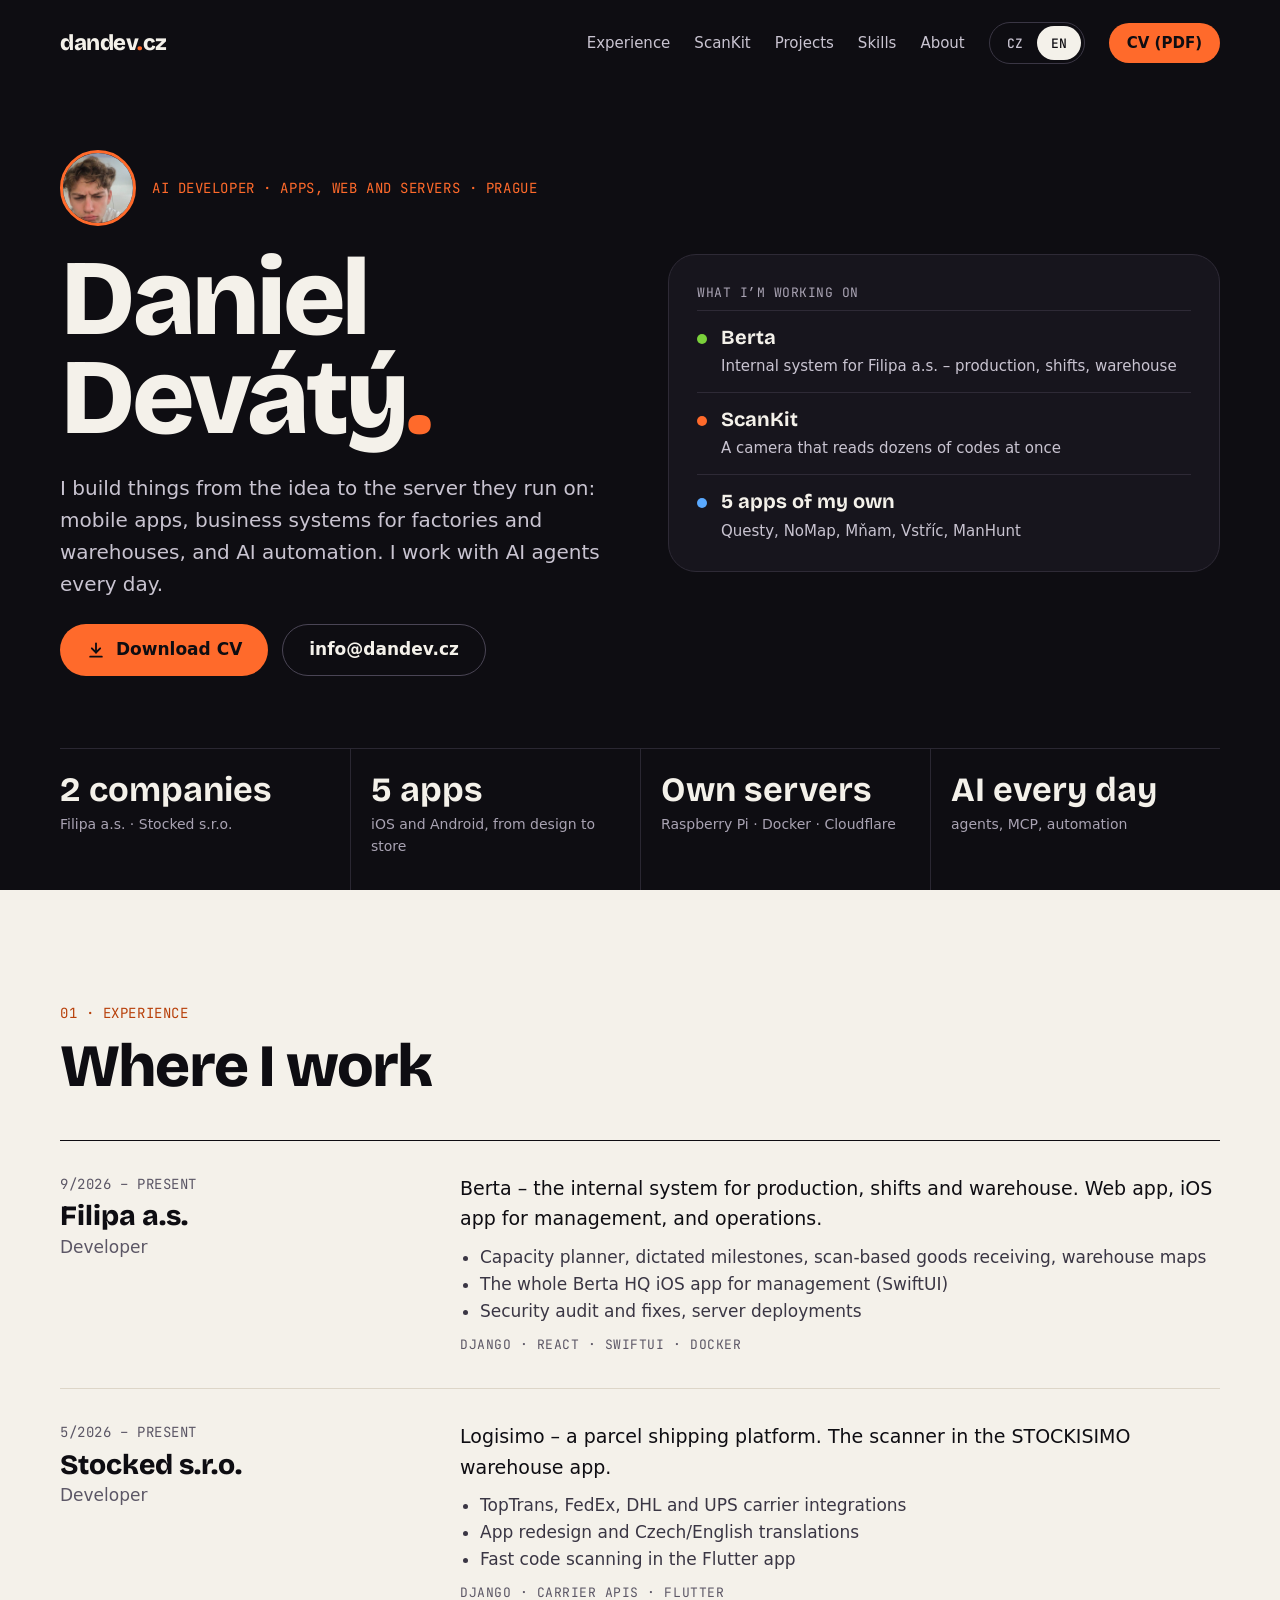
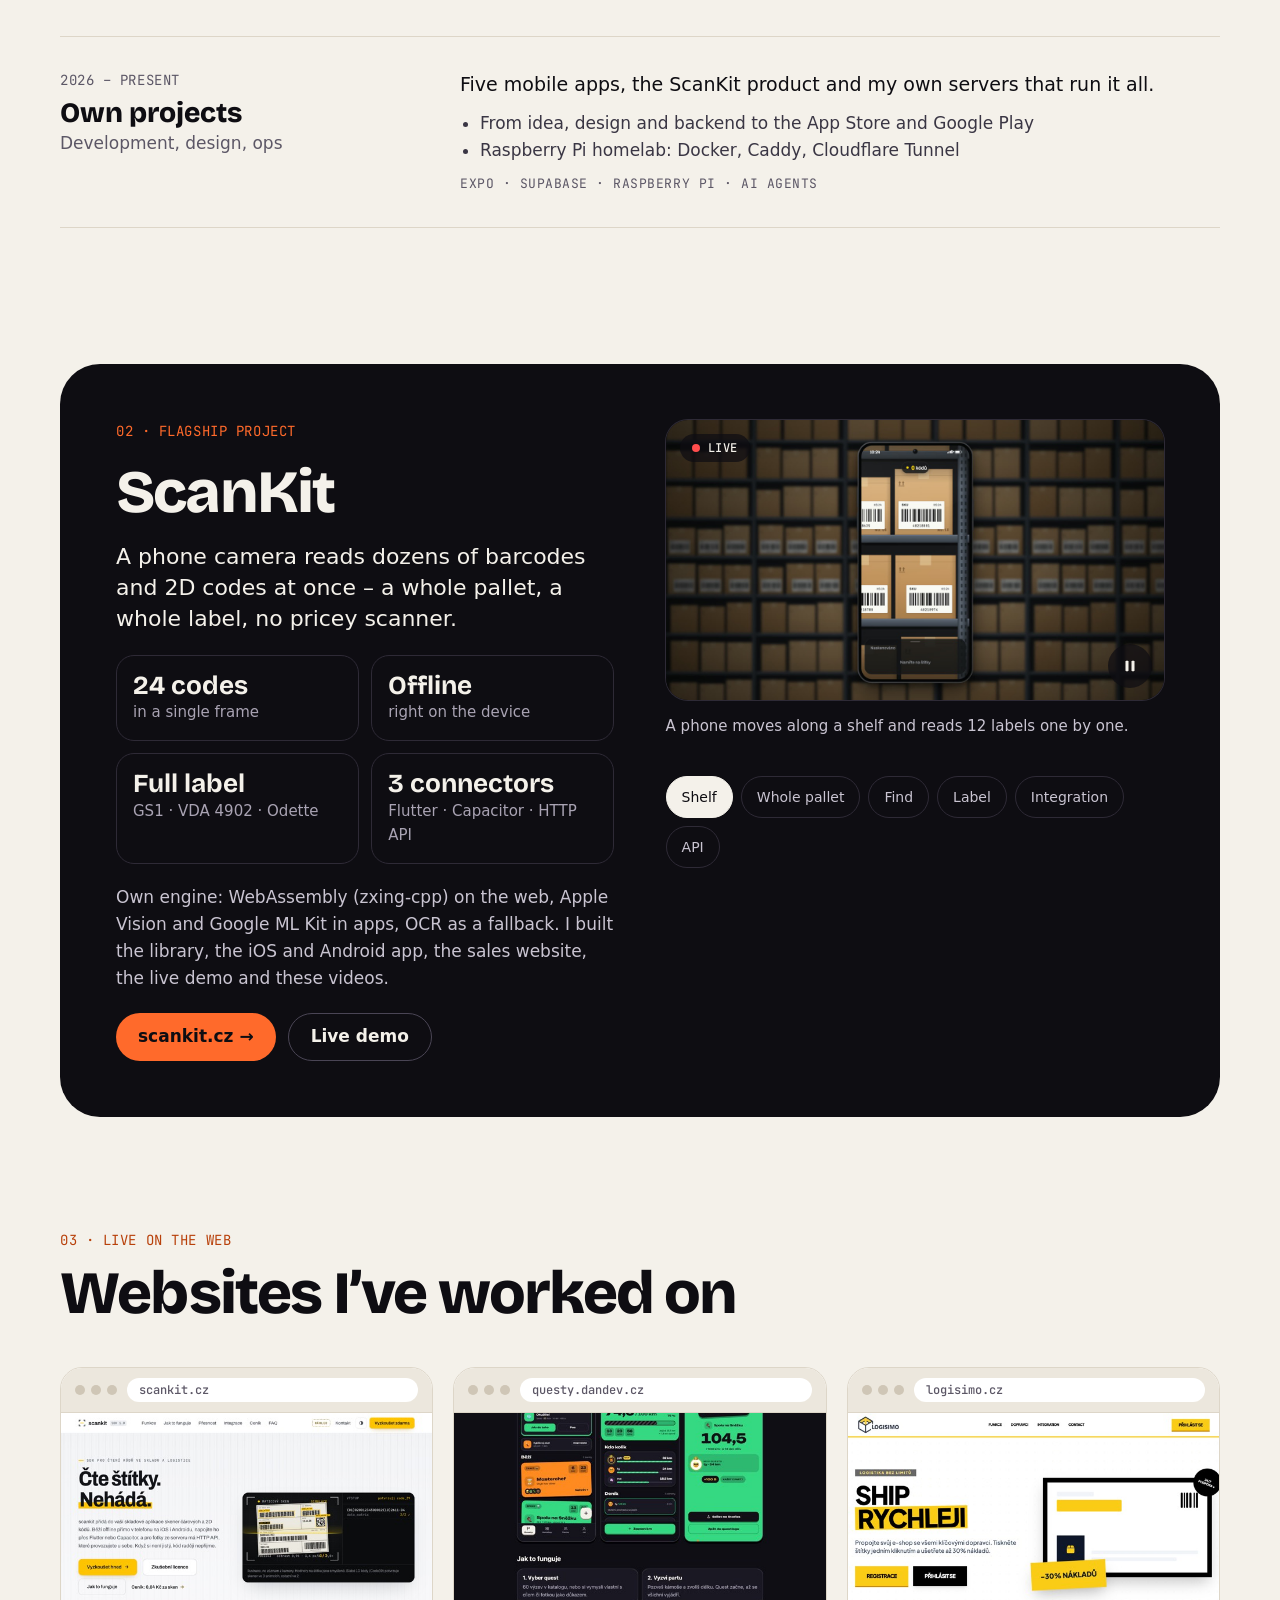
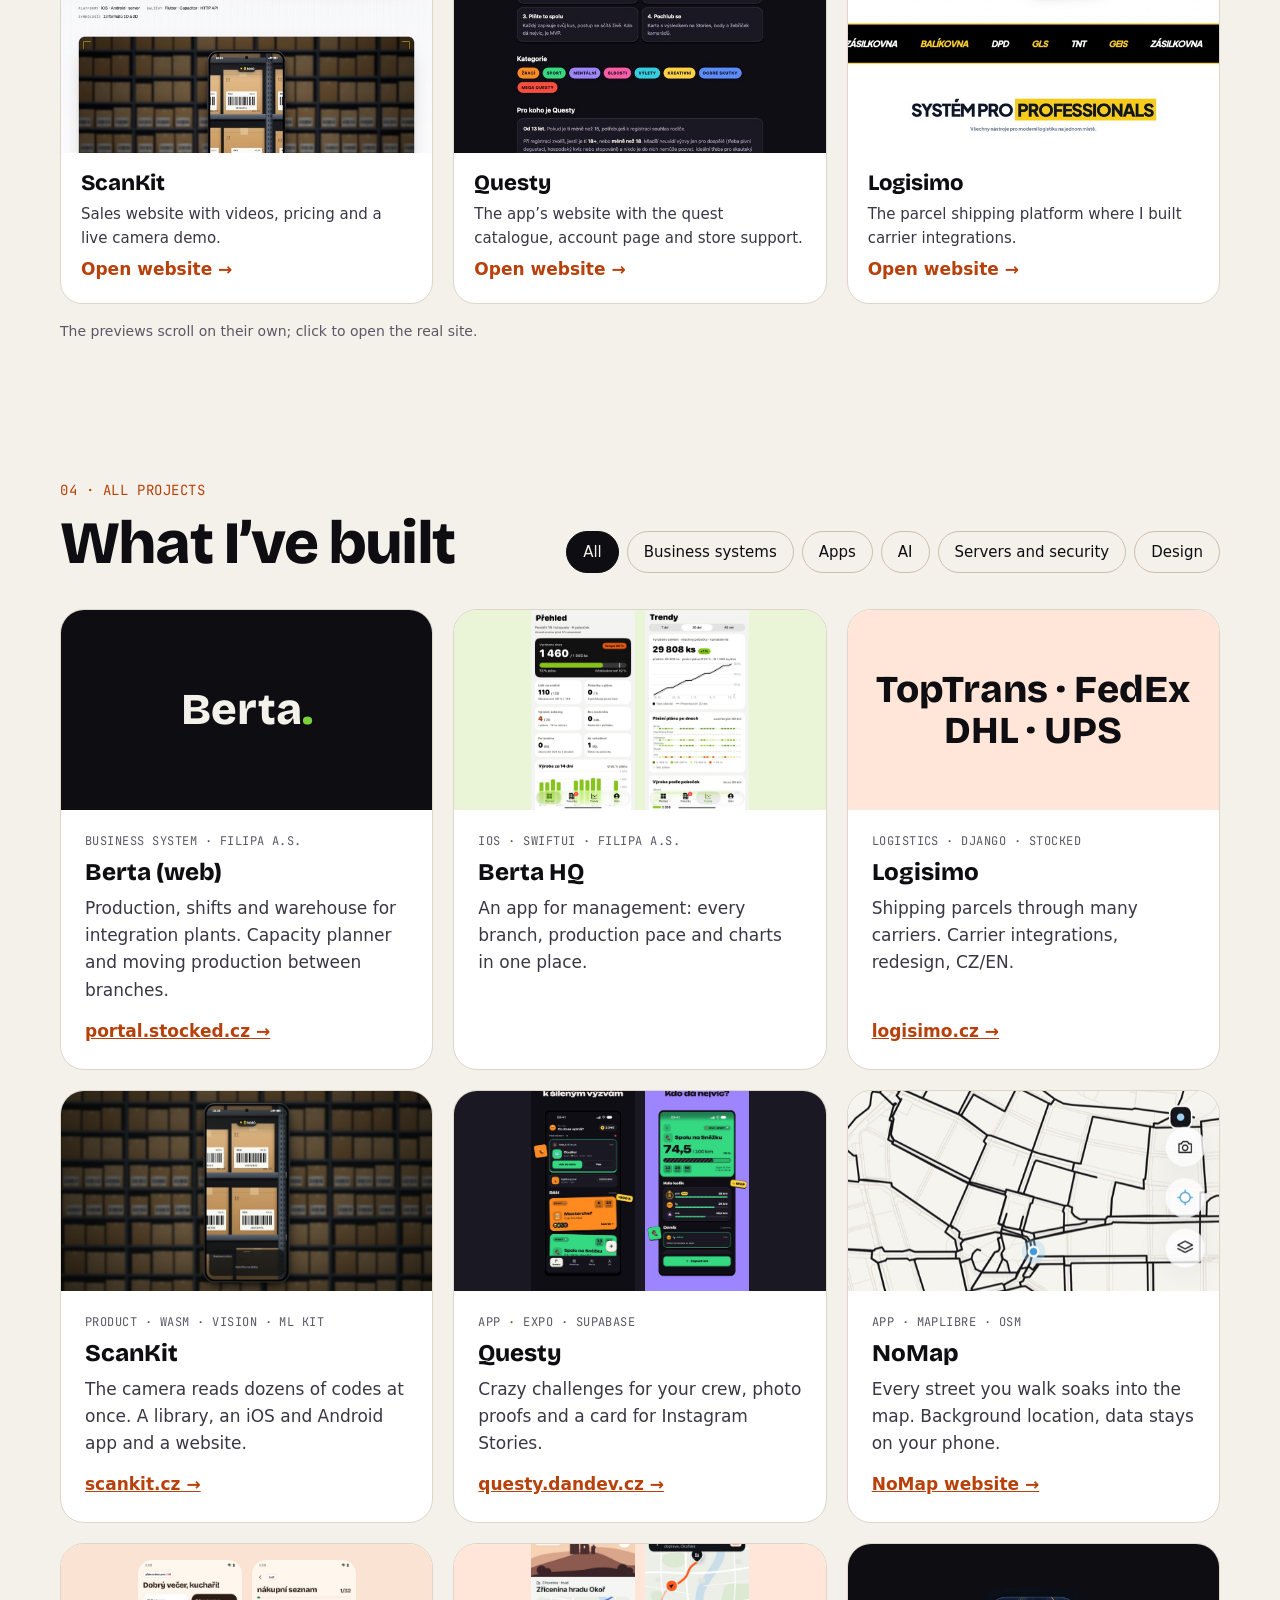
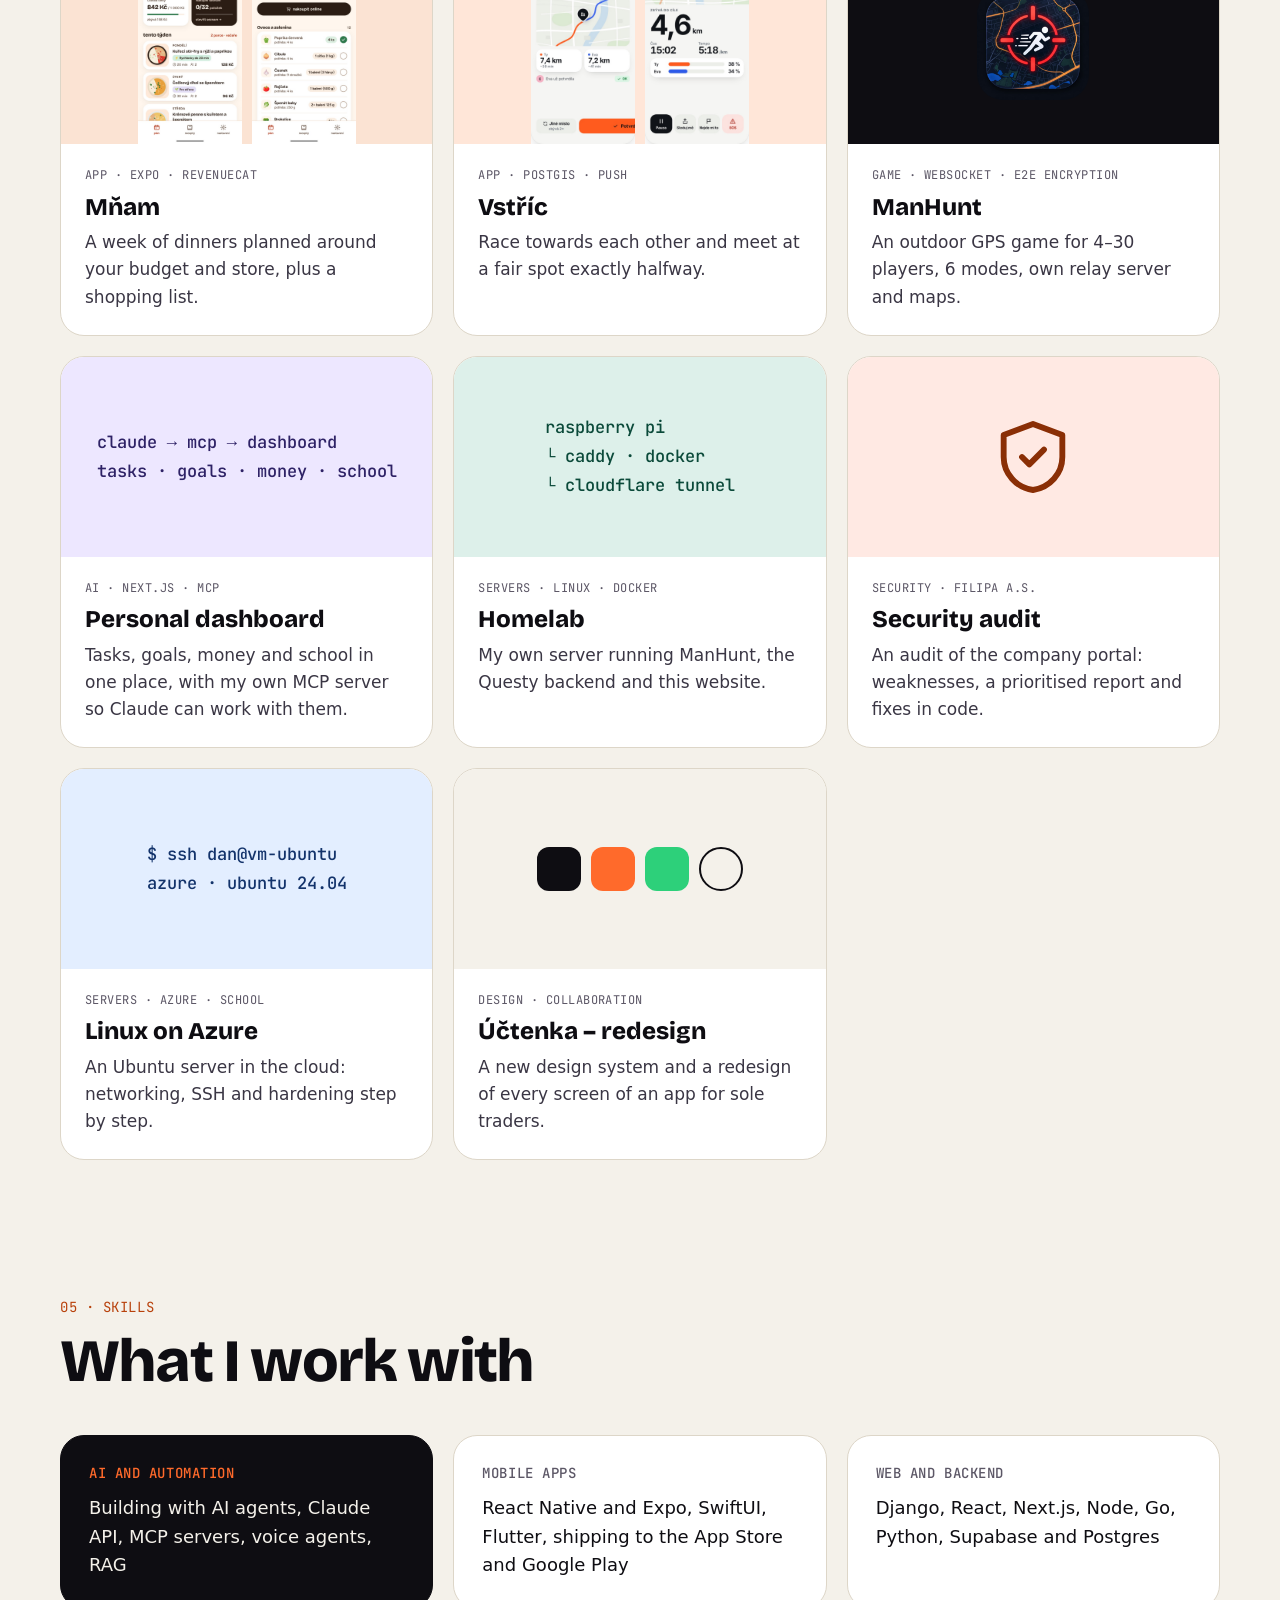
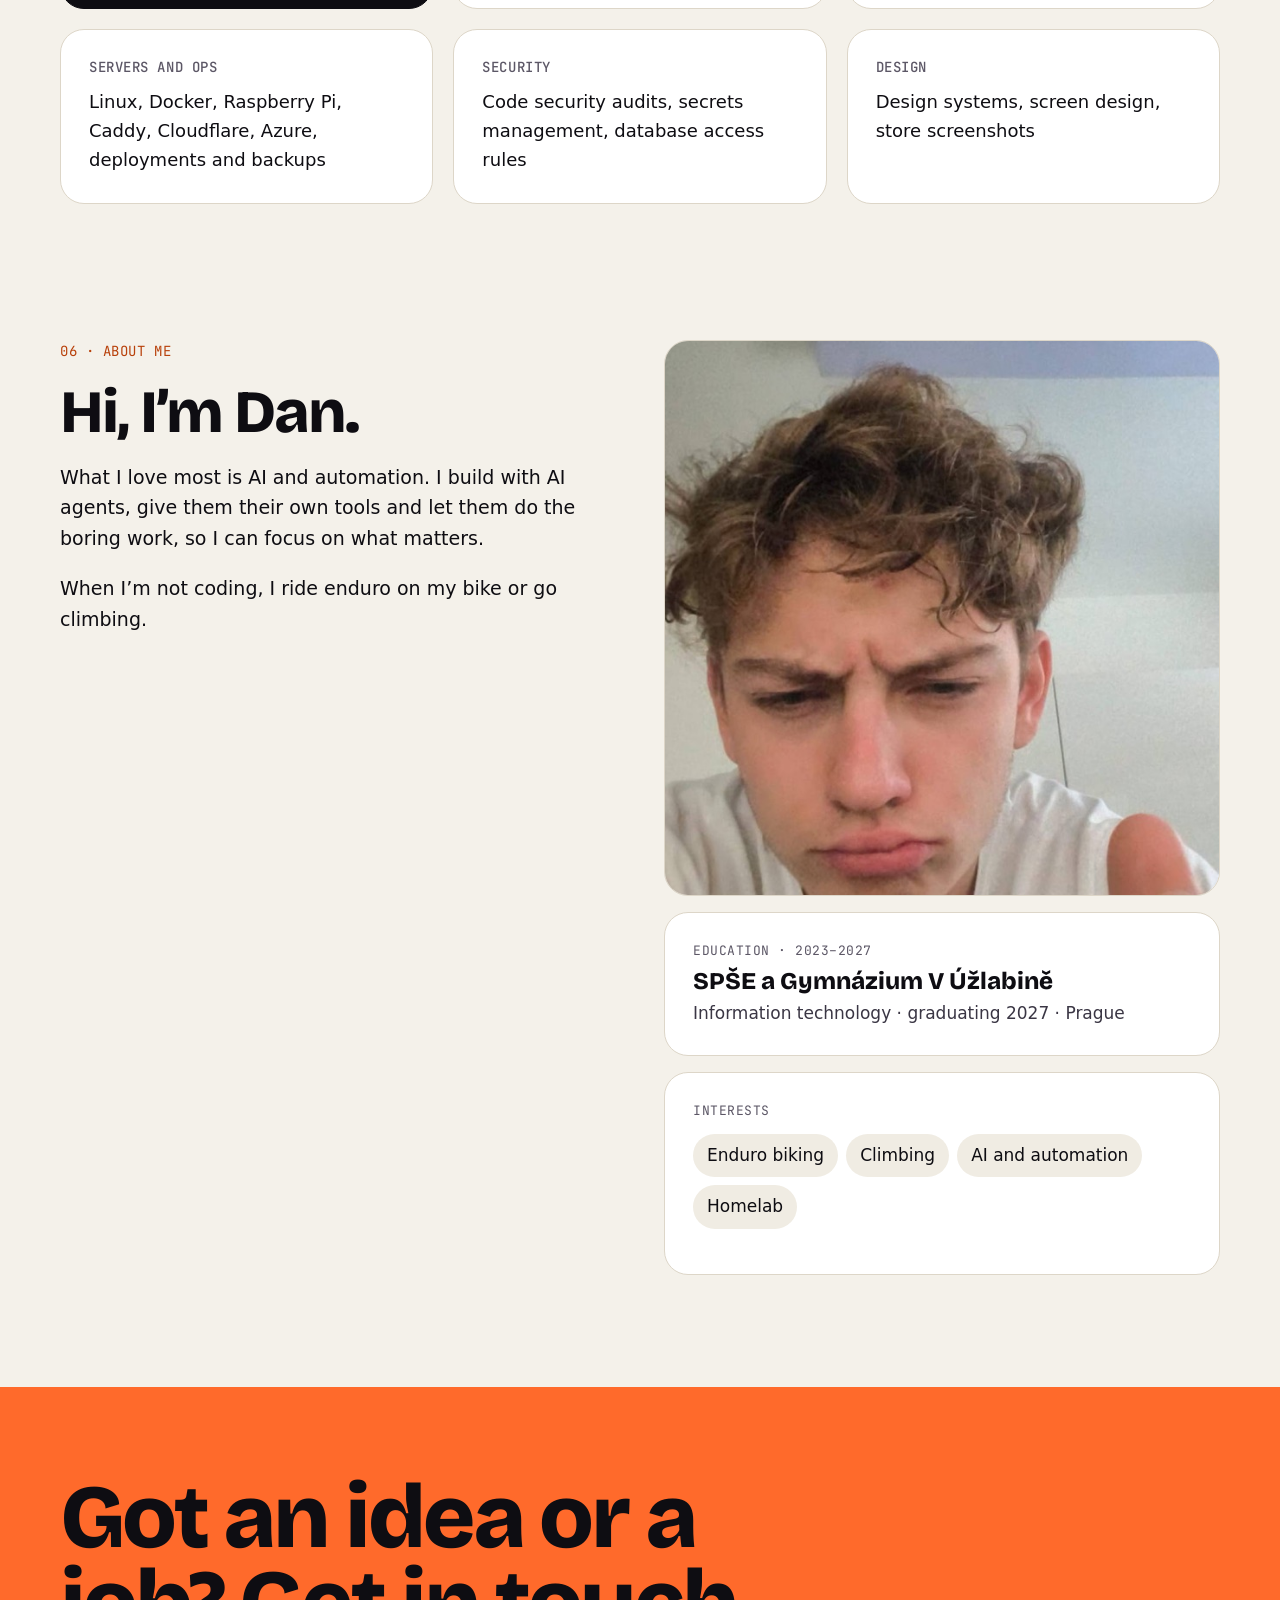
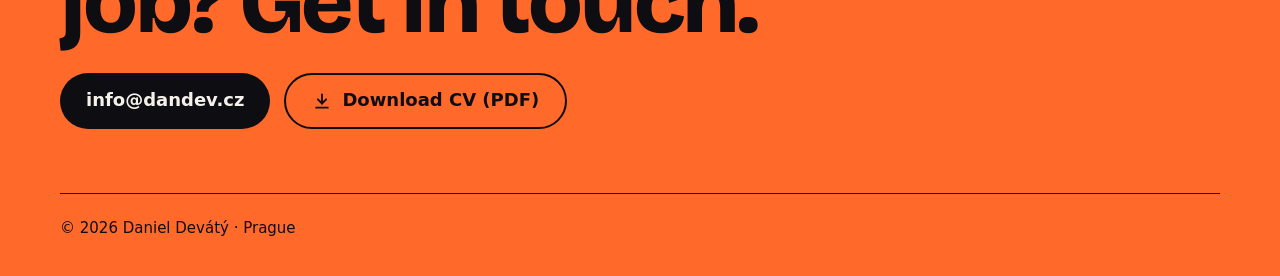
<file: index.html>
<!doctype html>
<html lang="cs" data-lang="cs">
<head>
<meta charset="utf-8">
<meta name="viewport" content="width=device-width, initial-scale=1">
<title>Daniel Devátý – vývojář aplikací, systémů a AI automatizací</title>
<meta name="description" content="Daniel Devátý: mobilní appky, firemní systémy, servery a AI automatizace. Zkušenosti, projekty a CV ke stažení.">
<meta property="og:title" content="Daniel Devátý – portfolio a CV">
<meta property="og:description" content="Mobilní appky, firemní systémy, servery a AI automatizace. Projekty a CV ke stažení.">
<meta property="og:url" content="https://dandev.cz/">
<meta property="og:type" content="website">
<meta property="og:image" content="https://dandev.cz/img/og.jpg">
<meta name="theme-color" content="#0E0D12">
<script>document.documentElement.classList.add("js")</script>
<link rel="icon" href="favicon.svg" type="image/svg+xml">
<link rel="preload" href="fonts/bricolage-800.ttf" as="font" type="font/ttf" crossorigin>
<style>
@font-face{font-family:"Bricolage";src:url(fonts/bricolage-800.ttf) format("truetype");font-weight:800;font-display:swap}
@font-face{font-family:"Bricolage";src:url(fonts/bricolage-700.ttf) format("truetype");font-weight:700;font-display:swap}
@font-face{font-family:"JBMono";src:url(fonts/jetbrains-mono-latin-wght-normal.woff2) format("woff2");font-weight:100 800;font-display:swap;unicode-range:U+0000-00FF,U+0131,U+0152-0153,U+02BB-02BC,U+02C6,U+02DA,U+02DC,U+2000-206F,U+2074,U+20AC,U+2122,U+2191,U+2193,U+2212,U+2215,U+2514,U+FEFF,U+FFFD}
@font-face{font-family:"JBMono";src:url(fonts/jetbrains-mono-latin-ext-wght-normal.woff2) format("woff2");font-weight:100 800;font-display:swap;unicode-range:U+0100-02AF,U+0304,U+0308,U+0329,U+1E00-1E9F,U+1EF2-1EFF,U+2020,U+20A0-20AB,U+20AD-20C0,U+2113,U+2C60-2C7F,U+A720-A7FF}
:root{--ink:#0E0D12;--ink-2:#17151D;--ink-line:#2E2A36;--paper:#F4F1EA;--card:#FFFFFF;--line:#DDD6C8;--chip:#F0ECE3;--text-2:#3A3644;--muted:#5C5766;--muted-dark:#A9A3B3;--on-dark:#C9C4D1;--accent:#FF6A2B;--accent-text:#B8410B;--display:"Bricolage","Arial Black",system-ui,sans-serif;--mono:"JBMono",ui-monospace,Menlo,monospace;--body:system-ui,-apple-system,"Segoe UI",Roboto,sans-serif}
*{box-sizing:border-box}
html{scroll-behavior:smooth;-webkit-text-size-adjust:100%}
@media (prefers-reduced-motion:reduce){html{scroll-behavior:auto}*{transition:none!important}}
body{margin:0;background:var(--paper);color:var(--ink);font:17px/1.6 var(--body)}
img{max-width:100%;height:auto;display:block}
a{color:var(--accent-text)}a:hover{color:#8A2F06}
:focus-visible{outline:3px solid var(--accent);outline-offset:3px;border-radius:6px}
html[data-lang="cs"] [lang="en"],html[data-lang="en"] [lang="cs"]{display:none!important}
.wrap{max-width:1160px;margin:0 auto}
.pad{padding-left:max(20px,env(safe-area-inset-left));padding-right:max(20px,env(safe-area-inset-right))}
.skip{position:absolute;left:-9999px;top:8px;background:var(--accent);color:var(--ink);padding:10px 16px;border-radius:999px;z-index:9;font-weight:600}
.skip:focus{left:16px}
.mono{font-family:var(--mono);letter-spacing:.04em;text-transform:uppercase}
.eyebrow{margin:0 0 12px;font-size:14px;color:var(--accent-text)}
.h2{margin:0;font:800 clamp(38px,5vw,60px)/1 var(--display);letter-spacing:-.03em;text-wrap:balance}
.btn{display:inline-flex;align-items:center;justify-content:center;gap:10px;min-height:52px;padding:0 26px;border-radius:999px;text-decoration:none;font-weight:600;font-size:17px;transition:transform .15s ease,background-color .15s ease}
.btn:hover{transform:translateY(-2px)}
.btn svg{width:20px;height:20px;flex:none}
.btn-accent{background:var(--accent);color:var(--ink)}.btn-accent:hover{color:var(--ink);background:#FF7D45}
.btn-ghost{border:1.5px solid #4A4555;color:var(--paper)}.btn-ghost:hover{color:var(--paper);border-color:var(--paper)}
.btn-ink{background:var(--ink);color:var(--paper);min-height:56px;font-size:18px}.btn-ink:hover{color:var(--paper)}
.btn-line{border:2px solid var(--ink);color:var(--ink);min-height:56px;font-size:18px}.btn-line:hover{color:var(--ink);background:rgba(14,13,18,.06)}
.grid2{display:grid;grid-template-columns:repeat(auto-fit,minmax(min(100%,440px),1fr));gap:56px;align-items:center}

/* header */
.top{background:var(--ink);color:var(--paper)}
.nav{display:flex;flex-wrap:wrap;align-items:center;justify-content:space-between;gap:12px 16px;padding:22px 0}
.logo{color:var(--paper);text-decoration:none;font:800 22px var(--display);letter-spacing:-.02em}
.logo span{color:var(--accent)}.logo:hover{color:var(--paper)}
.nav-links{display:flex;flex-wrap:wrap;align-items:center;gap:8px 24px;font-size:15px}
.nav-links>a{color:var(--on-dark);text-decoration:none;padding:6px 0}.nav-links>a:hover{color:var(--paper)}
.nav .cv{display:inline-flex;align-items:center;min-height:40px;padding:0 18px;border-radius:999px;background:var(--accent);color:var(--ink);text-decoration:none;font-weight:600}
.nav .cv:hover{color:var(--ink);background:#FF7D45}
.lang{display:flex;border:1px solid #3A3644;border-radius:999px;padding:3px;font:500 13px var(--mono)}
.lang button{border:0;border-radius:999px;padding:0 12px;min-height:34px;min-width:44px;background:transparent;color:var(--on-dark);font:inherit;cursor:pointer}
.lang button[aria-pressed="true"]{background:var(--paper);color:var(--ink)}
@media (max-width:820px){.nav-links>a.sec-link{display:none}}
.hero{padding:64px 0 72px}
.hero-copy{display:flex;flex-direction:column;gap:24px}
.hero-copy .mono{margin:0;font-size:14px;color:var(--accent)}
.hero h1{margin:0;font:800 clamp(60px,8.4vw,116px)/.92 var(--display);letter-spacing:-.04em}
.hero h1 span{color:var(--accent)}
.hero-copy>p:not(.mono){margin:0;max-width:32em;font-size:clamp(18px,2vw,20px);color:var(--on-dark)}
.ctas{display:flex;flex-wrap:wrap;gap:14px}
.now{padding:28px;background:var(--ink-2);border:1px solid var(--ink-line);border-radius:28px}
.now>p{margin:0 0 6px;font-size:13px;color:var(--muted-dark)}
.now ul{list-style:none;margin:0;padding:0}
.now li{display:flex;gap:14px;align-items:flex-start;padding:14px 0;border-top:1px solid var(--ink-line)}
.now li:last-child{padding-bottom:0}
.dot{width:10px;height:10px;margin-top:9px;border-radius:50%;flex:none;animation:pulse 2.4s ease-in-out infinite}
.dot.g{background:#7BD13B}.dot.o{background:var(--accent);animation-delay:.6s}.dot.b{background:#5AA9FF;animation-delay:1.2s}
@keyframes pulse{0%,100%{box-shadow:0 0 0 0 rgba(255,255,255,.18)}50%{box-shadow:0 0 0 6px rgba(255,255,255,0)}}
.now b{font:700 20px var(--display)}
.now li p{margin:2px 0 0;font-size:15px;color:var(--on-dark)}
.stats{display:grid;grid-template-columns:repeat(auto-fit,minmax(min(100%,220px),1fr));border-top:1px solid #2A2732}
.stats div{padding:24px 20px 32px 0}
.stats b{display:block;font:700 34px/1 var(--display)}
.stats span{display:block;margin-top:6px;font-size:14px;color:var(--muted-dark)}
@media (min-width:980px){.stats div+div{padding-left:20px;border-left:1px solid #2A2732}}

/* sections */
section{scroll-margin-top:16px}
.sec{padding:112px 0 24px}
.sec-head{margin-bottom:44px}

.jobs{border-top:1.5px solid var(--ink)}
.job{display:grid;grid-template-columns:repeat(auto-fit,minmax(min(100%,240px),1fr));gap:12px 40px;padding:32px 0;border-bottom:1px solid var(--line)}
.job .when{margin:0;font-size:14px;color:var(--muted)}
.job h3{margin:6px 0 0;font:800 28px/1.1 var(--display)}
.job .role{margin:2px 0 0;color:var(--muted)}
.job-body{display:flex;flex-direction:column;gap:10px}
@media (min-width:760px){.job-body{grid-column:span 2}}
.job-body .sum{margin:0;font-size:19px;font-weight:500}
.job-body ul{margin:0;padding-left:20px;color:var(--text-2)}
.job-body .stack{margin:0;font-size:13px;color:var(--muted)}

.proj-head{display:flex;flex-wrap:wrap;align-items:flex-end;justify-content:space-between;gap:24px;margin-bottom:36px}
.filters{display:flex;flex-wrap:wrap;gap:8px}
.filters button{min-height:42px;padding:0 16px;border-radius:999px;border:1.5px solid #C9C0B0;background:transparent;color:var(--ink);font:500 15px var(--body);cursor:pointer;transition:background-color .15s,border-color .15s}
.filters button:hover{border-color:var(--ink)}
.filters button[aria-pressed="true"]{background:var(--ink);border-color:var(--ink);color:var(--paper)}
.projects{display:grid;grid-template-columns:repeat(auto-fill,minmax(min(100%,330px),1fr));gap:20px}
.p{display:flex;flex-direction:column;background:var(--card);border:1px solid var(--line);border-radius:24px;overflow:hidden;transition:transform .2s ease,box-shadow .2s ease}
.p:hover{transform:translateY(-4px);box-shadow:0 14px 30px -18px rgba(14,13,18,.45)}
.p[hidden]{display:none}
.thumb{height:200px;display:flex;align-items:center;justify-content:center;padding:24px;overflow:hidden}
.thumb.phones{align-items:flex-end;gap:10px;padding-bottom:0}
.thumb.phones img{width:104px;border-radius:14px 14px 0 0;transition:transform .3s ease}
.p:hover .thumb.phones img:first-child{transform:translateY(-6px) rotate(-2deg)}
.p:hover .thumb.phones img:last-child{transform:translateY(-6px) rotate(2deg)}
.thumb.cover{padding:0}.thumb.cover img{width:100%;height:100%;object-fit:cover}
.thumb .word{margin:0;font:800 44px/1 var(--display);text-align:center}
.thumb .code{margin:0;font:500 17px/1.7 var(--mono);white-space:pre}
.p-body{display:flex;flex-direction:column;gap:8px;padding:22px 24px 24px;flex:1}
.p-body .meta{margin:0;font-size:12px;color:var(--muted)}
.p-body h3{margin:0;font:800 24px/1.15 var(--display)}
.p-body p{margin:0;color:var(--text-2)}
.p-body .go{margin-top:auto;padding-top:6px;font-weight:600}

.skills{display:grid;grid-template-columns:repeat(auto-fit,minmax(min(100%,330px),1fr));gap:20px}
.skill{padding:28px;background:var(--card);border:1px solid var(--line);border-radius:24px}
.skill.dark{background:var(--ink);color:var(--paper);border-color:var(--ink)}
.skill h3{margin:0 0 12px;font:500 14px var(--mono);letter-spacing:.04em;text-transform:uppercase;color:var(--muted)}
.skill.dark h3{color:var(--accent)}
.skill p{margin:0;font-size:18px}

.about{display:grid;grid-template-columns:repeat(auto-fit,minmax(min(100%,400px),1fr));gap:48px}
.about-copy{display:flex;flex-direction:column;gap:20px}
.about-copy p.big{margin:0;font-size:19px}
.side{display:flex;flex-direction:column;gap:16px}
.box{padding:28px;background:var(--card);border:1px solid var(--line);border-radius:24px}
.box .mono{margin:0;font-size:13px;color:var(--muted)}
.box h3{margin:6px 0 4px;font:800 24px/1.2 var(--display)}
.box p{margin:0;color:var(--text-2)}
.chips{display:flex;flex-wrap:wrap;gap:8px;margin-top:12px;padding:0;list-style:none}
.chips li{padding:8px 14px;border-radius:999px;background:var(--chip)}

/* hero photo */
.me{display:flex;align-items:center;gap:16px}
.me img{width:76px;height:76px;border-radius:50%;object-fit:cover;border:3px solid var(--accent);flex:none}
.me .mono{margin:0}

/* ScanKit showcase */
.showcase{margin:112px 0 0;padding:clamp(24px,5vw,56px);background:var(--ink);color:var(--paper);border-radius:40px}
.showcase .eyebrow{color:var(--accent)}
.showcase .grid2{align-items:start;gap:clamp(28px,4vw,56px)}
.sk-copy{display:flex;flex-direction:column;gap:20px}
.sk-copy .lead{margin:0;font-size:clamp(19px,2vw,22px);line-height:1.4;font-weight:500}
.facts{display:grid;grid-template-columns:repeat(2,minmax(0,1fr));gap:12px;margin:0;padding:0;list-style:none}
.facts li{padding:16px;border:1px solid var(--ink-line);border-radius:18px;font-size:15px;color:var(--muted-dark)}
.facts b{display:block;font:700 26px/1.1 var(--display);color:var(--paper)}
.sk-links{display:flex;flex-wrap:wrap;gap:12px}
.sk-links a{display:inline-flex;align-items:center;min-height:48px;padding:0 22px;border-radius:999px;text-decoration:none;font-weight:600}
.sk-links .primary{background:var(--accent);color:var(--ink)}.sk-links .primary:hover{color:var(--ink);background:#FF7D45}
.sk-links .secondary{border:1.5px solid #4A4555;color:var(--paper)}.sk-links .secondary:hover{color:var(--paper);border-color:var(--paper)}
.player{display:flex;flex-direction:column;gap:14px}
.screen{position:relative;border-radius:22px;overflow:hidden;background:#0b0c0e;aspect-ratio:16/9;box-shadow:0 0 0 1px var(--ink-line)}
.screen video{display:block;width:100%;height:100%;object-fit:cover}
.screen .badge{position:absolute;left:14px;top:14px;display:inline-flex;align-items:center;gap:8px;padding:6px 12px;border-radius:999px;background:rgba(14,13,18,.72);font:500 12px var(--mono);letter-spacing:.04em;color:var(--paper)}
.screen .badge i{width:8px;height:8px;border-radius:50%;background:#FF4D4D;animation:pulse 1.6s ease-in-out infinite}
.toggle{position:absolute;right:12px;bottom:12px;width:44px;height:44px;border-radius:50%;border:0;background:rgba(14,13,18,.72);color:var(--paper);display:grid;place-items:center;cursor:pointer}
.toggle svg{width:18px;height:18px}
.caption{margin:0;min-height:3.2em;font-size:15px;color:var(--on-dark)}
.tabs{display:flex;flex-wrap:wrap;gap:8px}
.tabs button{min-height:42px;padding:0 15px;border-radius:999px;border:1.5px solid var(--ink-line);background:transparent;color:var(--on-dark);font:500 14px var(--body);cursor:pointer;transition:background-color .15s,border-color .15s,color .15s}
.tabs button:hover{border-color:var(--muted-dark);color:var(--paper)}
.tabs button[aria-pressed="true"]{background:var(--paper);border-color:var(--paper);color:var(--ink)}

/* live previews */
.lives{display:grid;grid-template-columns:repeat(auto-fit,minmax(min(100%,320px),1fr));gap:20px}
.live{display:flex;flex-direction:column;text-decoration:none;color:var(--ink);background:var(--card);border:1px solid var(--line);border-radius:22px;overflow:hidden;transition:transform .2s ease,box-shadow .2s ease}
.live:hover{color:var(--ink);transform:translateY(-4px);box-shadow:0 18px 36px -22px rgba(14,13,18,.5)}
.bar{display:flex;align-items:center;gap:10px;padding:10px 14px;background:#ECE7DD;border-bottom:1px solid var(--line)}
.bar .dots{display:flex;gap:6px}.bar .dots span{width:10px;height:10px;border-radius:50%;background:#CFC6B6}
.bar .url{flex:1;min-width:0;padding:4px 12px;border-radius:999px;background:#FFFFFF;font:500 12px var(--mono);color:var(--muted);white-space:nowrap;overflow:hidden;text-overflow:ellipsis}
.view{position:relative;height:340px;overflow:hidden;background:#fff}
.view img{width:100%;height:auto;animation:scrollsite 16s ease-in-out infinite alternate;animation-play-state:paused}
.live.vis .view img{animation-play-state:running}
.live:hover .view img,.live:focus-visible .view img{animation-duration:7s}
@keyframes scrollsite{0%,12%{transform:translateY(0)}88%,100%{transform:translateY(calc(-100% + 340px))}}
.live-body{display:flex;flex-direction:column;gap:6px;padding:18px 20px 20px}
.live-body h3{margin:0;font:800 22px/1.15 var(--display)}
.live-body p{margin:0;color:var(--text-2);font-size:15px}
.live-body .go{font-weight:600;color:var(--accent-text)}
.note{margin:16px 0 0;font-size:14px;color:var(--muted)}

/* about photo */
.photo{border-radius:24px;overflow:hidden;border:1px solid var(--line);background:var(--card)}
.photo img{width:100%;aspect-ratio:1;object-fit:cover}

/* reveal on scroll */
.js .reveal{opacity:0;transform:translateY(24px);transition:opacity .6s ease,transform .6s ease}
.js .reveal.in{opacity:1;transform:none}
@media (prefers-reduced-motion:reduce){.js .reveal{opacity:1;transform:none}.view img{animation:none}}

.end{background:var(--accent);color:var(--ink);padding:88px 0 36px}
.end h2{margin:0;max-width:12em;font:800 clamp(44px,7vw,92px)/.95 var(--display);letter-spacing:-.035em;text-wrap:balance}
.end .ctas{margin-top:28px}
.end small{display:block;margin-top:64px;padding-top:22px;border-top:1.5px solid var(--ink);font-size:15px}
</style>
</head>
<body>
<a class="skip" href="#obsah"><span lang="cs">Přeskočit na obsah</span><span lang="en">Skip to content</span></a>

<header class="top pad">
<div class="wrap">
<nav class="nav" aria-label="Menu">
<a class="logo" href="#top">dandev<span>.</span>cz</a>
<div class="nav-links">
<a class="sec-link" href="#zkusenosti"><span lang="cs">Zkušenosti</span><span lang="en">Experience</span></a>
<a class="sec-link" href="#scankit">ScanKit</a>
<a class="sec-link" href="#projekty"><span lang="cs">Projekty</span><span lang="en">Projects</span></a>
<a class="sec-link" href="#dovednosti"><span lang="cs">Dovednosti</span><span lang="en">Skills</span></a>
<a class="sec-link" href="#omne"><span lang="cs">O mně</span><span lang="en">About</span></a>
<div class="lang" role="group" aria-label="Jazyk / Language">
<button type="button" data-set-lang="cs" aria-pressed="true">CZ</button>
<button type="button" data-set-lang="en" aria-pressed="false">EN</button>
</div>
<a class="cv" href="cv-daniel-devaty.pdf" download lang="cs">CV (PDF)</a>
<a class="cv" href="cv-daniel-devaty-en.pdf" download lang="en">CV (PDF)</a>
</div>
</nav>

<div id="top" class="hero grid2">
<div class="hero-copy">
<div class="me">
<img src="img/dan.jpg" alt="Daniel Devátý" width="640" height="640">
<p class="mono"><span lang="cs">AI developer · aplikace, weby a servery · Praha</span><span lang="en">AI developer · apps, web and servers · Prague</span></p>
</div>
<h1>Daniel<br>Devátý<span>.</span></h1>
<p lang="cs">Stavím věci od nápadu po server, na kterém běží: mobilní appky, firemní systémy pro výrobu a sklady a AI automatizace. Denně vyvíjím s AI agenty.</p>
<p lang="en">I build things from the idea to the server they run on: mobile apps, business systems for factories and warehouses, and AI automation. I work with AI agents every day.</p>
<div class="ctas">
<a class="btn btn-accent" href="cv-daniel-devaty.pdf" download lang="cs"><svg viewBox="0 0 24 24" fill="none" stroke="currentColor" stroke-width="2.2" stroke-linecap="round" stroke-linejoin="round" aria-hidden="true"><path d="M12 4v11"/><path d="m7 10 5 5 5-5"/><path d="M5 20h14"/></svg>Stáhnout CV</a>
<a class="btn btn-accent" href="cv-daniel-devaty-en.pdf" download lang="en"><svg viewBox="0 0 24 24" fill="none" stroke="currentColor" stroke-width="2.2" stroke-linecap="round" stroke-linejoin="round" aria-hidden="true"><path d="M12 4v11"/><path d="m7 10 5 5 5-5"/><path d="M5 20h14"/></svg>Download CV</a>
<a class="btn btn-ghost" href="mailto:info@dandev.cz">info@dandev.cz</a>
</div>
</div>

<div class="now">
<p class="mono"><span lang="cs">Na čem právě dělám</span><span lang="en">What I’m working on</span></p>
<ul>
<li><span class="dot g" aria-hidden="true"></span><div><b>Berta</b><p lang="cs">Interní systém Filipa a.s. – výroba, směny, sklad</p><p lang="en">Internal system for Filipa a.s. – production, shifts, warehouse</p></div></li>
<li><span class="dot o" aria-hidden="true"></span><div><b>ScanKit</b><p lang="cs">Kamera, která přečte desítky kódů naráz</p><p lang="en">A camera that reads dozens of codes at once</p></div></li>
<li><span class="dot b" aria-hidden="true"></span><div><b lang="cs">5 vlastních appek</b><b lang="en">5 apps of my own</b><p>Questy, NoMap, Mňam, Vstříc, ManHunt</p></div></li>
</ul>
</div>
</div>

<div class="stats">
<div><b lang="cs">2 firmy</b><b lang="en">2 companies</b><span>Filipa a.s. · Stocked s.r.o.</span></div>
<div><b lang="cs">5 appek</b><b lang="en">5 apps</b><span lang="cs">iOS a Android, od designu po obchod</span><span lang="en">iOS and Android, from design to store</span></div>
<div><b lang="cs">Vlastní servery</b><b lang="en">Own servers</b><span>Raspberry Pi · Docker · Cloudflare</span></div>
<div><b lang="cs">AI každý den</b><b lang="en">AI every day</b><span lang="cs">agenti, MCP, automatizace</span><span lang="en">agents, MCP, automation</span></div>
</div>
</div>
</header>

<main id="obsah" class="pad">
<div class="wrap">

<section id="zkusenosti" class="sec">
<div class="sec-head">
<p class="mono eyebrow"><span lang="cs">01 · Zkušenosti</span><span lang="en">01 · Experience</span></p>
<h2 class="h2"><span lang="cs">Kde pracuju</span><span lang="en">Where I work</span></h2>
</div>
<div class="jobs">
<article class="job">
<div><p class="mono when"><span lang="cs">9/2026 – dosud</span><span lang="en">9/2026 – present</span></p><h3>Filipa a.s.</h3><p class="role"><span lang="cs">Vývojář</span><span lang="en">Developer</span></p></div>
<div class="job-body">
<p class="sum" lang="cs">Berta – interní systém pro výrobu, směny a sklad. Web, iOS appka pro vedení a provoz.</p>
<p class="sum" lang="en">Berta – the internal system for production, shifts and warehouse. Web app, iOS app for management, and operations.</p>
<ul lang="cs"><li>Plánovač kapacit, milníky s diktováním, příjem zboží se skenem, mapy skladu</li><li>Celá iOS appka Berta HQ pro vedení (SwiftUI)</li><li>Bezpečnostní audit a opravy, nasazení na servery</li></ul>
<ul lang="en"><li>Capacity planner, dictated milestones, scan-based goods receiving, warehouse maps</li><li>The whole Berta HQ iOS app for management (SwiftUI)</li><li>Security audit and fixes, server deployments</li></ul>
<p class="mono stack">Django · React · SwiftUI · Docker</p>
</div>
</article>
<article class="job">
<div><p class="mono when"><span lang="cs">5/2026 – dosud</span><span lang="en">5/2026 – present</span></p><h3>Stocked s.r.o.</h3><p class="role"><span lang="cs">Vývojář</span><span lang="en">Developer</span></p></div>
<div class="job-body">
<p class="sum" lang="cs">Logisimo – platforma pro odesílání balíků. Skener ve skladové appce STOCKISIMO.</p>
<p class="sum" lang="en">Logisimo – a parcel shipping platform. The scanner in the STOCKISIMO warehouse app.</p>
<ul lang="cs"><li>Napojení dopravců TopTrans, FedEx, DHL a UPS</li><li>Nový vzhled aplikace a překlady CZ/EN</li><li>Rychlé skenování kódů ve Flutter appce</li></ul>
<ul lang="en"><li>TopTrans, FedEx, DHL and UPS carrier integrations</li><li>App redesign and Czech/English translations</li><li>Fast code scanning in the Flutter app</li></ul>
<p class="mono stack"><span lang="cs">Django · API dopravců · Flutter</span><span lang="en">Django · carrier APIs · Flutter</span></p>
</div>
</article>
<article class="job">
<div><p class="mono when"><span lang="cs">2026 – dosud</span><span lang="en">2026 – present</span></p><h3 lang="cs">Vlastní projekty</h3><h3 lang="en">Own projects</h3><p class="role"><span lang="cs">Vývoj, design, provoz</span><span lang="en">Development, design, ops</span></p></div>
<div class="job-body">
<p class="sum" lang="cs">Pět mobilních appek, produkt ScanKit a vlastní servery, na kterých to všechno běží.</p>
<p class="sum" lang="en">Five mobile apps, the ScanKit product and my own servers that run it all.</p>
<ul lang="cs"><li>Od nápadu, designu a backendu až po App Store a Google Play</li><li>Homelab na Raspberry Pi: Docker, Caddy, Cloudflare Tunnel</li></ul>
<ul lang="en"><li>From idea, design and backend to the App Store and Google Play</li><li>Raspberry Pi homelab: Docker, Caddy, Cloudflare Tunnel</li></ul>
<p class="mono stack">Expo · Supabase · Raspberry Pi · <span lang="cs">AI agenti</span><span lang="en">AI agents</span></p>
</div>
</article>
</div>
</section>

<section id="scankit" class="showcase reveal">
<div class="grid2">
<div class="sk-copy">
<p class="mono eyebrow" style="margin:0"><span lang="cs">02 · Hlavní projekt</span><span lang="en">02 · Flagship project</span></p>
<h2 class="h2">ScanKit</h2>
<p class="lead" lang="cs">Kamera v telefonu přečte desítky čárových a 2D kódů naráz – celou paletu, celou etiketu, bez drahé čtečky.</p>
<p class="lead" lang="en">A phone camera reads dozens of barcodes and 2D codes at once – a whole pallet, a whole label, no pricey scanner.</p>
<ul class="facts">
<li><b lang="cs">24 kódů</b><b lang="en">24 codes</b><span lang="cs">v jednom záběru</span><span lang="en">in a single frame</span></li>
<li><b>Offline</b><span lang="cs">přímo v zařízení</span><span lang="en">right on the device</span></li>
<li><b lang="cs">Celá etiketa</b><b lang="en">Full label</b><span>GS1 · VDA 4902 · Odette</span></li>
<li><b lang="cs">3 konektory</b><b lang="en">3 connectors</b><span>Flutter · Capacitor · HTTP API</span></li>
</ul>
<p style="margin:0;color:var(--on-dark)" lang="cs">Vlastní engine: WebAssembly (zxing-cpp) na webu, Apple Vision a Google ML Kit v appkách, OCR jako záloha. Postavil jsem knihovnu, appku pro iOS a Android, prodejní web, živé demo i tahle videa.</p>
<p style="margin:0;color:var(--on-dark)" lang="en">Own engine: WebAssembly (zxing-cpp) on the web, Apple Vision and Google ML Kit in apps, OCR as a fallback. I built the library, the iOS and Android app, the sales website, the live demo and these videos.</p>
<div class="sk-links">
<a class="primary" href="https://scankit.cz">scankit.cz →</a>
<a class="secondary" href="https://scankit.cz/demo.html"><span lang="cs">Živé demo</span><span lang="en">Live demo</span></a>
</div>
</div>
<div class="player">
<div class="screen">
<video id="sk-video" muted loop playsinline preload="none" poster="video/hero.jpg" width="1920" height="1080" aria-describedby="sk-caption">
<source src="video/hero.mp4" type="video/mp4">
</video>
<span class="badge" aria-hidden="true"><i></i>LIVE</span>
<button class="toggle" type="button" id="sk-toggle" aria-label="Pozastavit video / Pause video"><svg viewBox="0 0 24 24" fill="currentColor" aria-hidden="true"><rect x="6" y="5" width="4" height="14" rx="1"/><rect x="14" y="5" width="4" height="14" rx="1"/></svg></button>
</div>
<p class="caption" id="sk-caption" aria-live="polite"></p>
<div class="tabs" role="group" aria-label="Ukázky ScanKitu / ScanKit demos">
<button type="button" data-clip="hero" aria-pressed="true"><span lang="cs">Regál</span><span lang="en">Shelf</span></button>
<button type="button" data-clip="matrix" aria-pressed="false"><span lang="cs">Celá paleta</span><span lang="en">Whole pallet</span></button>
<button type="button" data-clip="find" aria-pressed="false"><span lang="cs">Hledání</span><span lang="en">Find</span></button>
<button type="button" data-clip="label" aria-pressed="false"><span lang="cs">Etiketa</span><span lang="en">Label</span></button>
<button type="button" data-clip="integrace" aria-pressed="false"><span lang="cs">Integrace</span><span lang="en">Integration</span></button>
<button type="button" data-clip="api" aria-pressed="false">API</button>
</div>
</div>
</div>
</section>

<section id="live" class="sec">
<div class="sec-head">
<p class="mono eyebrow"><span lang="cs">03 · Živě na webu</span><span lang="en">03 · Live on the web</span></p>
<h2 class="h2"><span lang="cs">Weby, na kterých jsem dělal</span><span lang="en">Websites I’ve worked on</span></h2>
</div>
<div class="lives">
<a class="live reveal" href="https://scankit.cz">
<div class="bar"><span class="dots" aria-hidden="true"><span></span><span></span><span></span></span><span class="url">scankit.cz</span></div>
<div class="view"><img src="img/live/scankit.jpg" alt="" width="640" height="1700" loading="lazy"></div>
<div class="live-body"><h3>ScanKit</h3><p lang="cs">Prodejní web s videi, ceníkem a živým demem přes kameru.</p><p lang="en">Sales website with videos, pricing and a live camera demo.</p><span class="go"><span lang="cs">Otevřít web →</span><span lang="en">Open website →</span></span></div>
</a>
<a class="live reveal" href="https://questy.dandev.cz">
<div class="bar"><span class="dots" aria-hidden="true"><span></span><span></span><span></span></span><span class="url">questy.dandev.cz</span></div>
<div class="view" style="background:#121016"><img src="img/live/questy.jpg" alt="" width="640" height="1120" loading="lazy"></div>
<div class="live-body"><h3>Questy</h3><p lang="cs">Web appky s katalogem questů, účtem a podporou pro obchody.</p><p lang="en">The app’s website with the quest catalogue, account page and store support.</p><span class="go"><span lang="cs">Otevřít web →</span><span lang="en">Open website →</span></span></div>
</a>
<a class="live reveal" href="https://logisimo.cz">
<div class="bar"><span class="dots" aria-hidden="true"><span></span><span></span><span></span></span><span class="url">logisimo.cz</span></div>
<div class="view"><img src="img/live/logisimo.jpg" alt="" width="640" height="1700" loading="lazy"></div>
<div class="live-body"><h3>Logisimo</h3><p lang="cs">Platforma pro odesílání balíků, na které jsem napojoval dopravce.</p><p lang="en">The parcel shipping platform where I built carrier integrations.</p><span class="go"><span lang="cs">Otevřít web →</span><span lang="en">Open website →</span></span></div>
</a>
</div>
<p class="note" lang="cs">Náhledy se samy posouvají, kliknutím otevřeš skutečný web.</p>
<p class="note" lang="en">The previews scroll on their own; click to open the real site.</p>
</section>

<section id="projekty" class="sec">
<div class="proj-head">
<div>
<p class="mono eyebrow"><span lang="cs">04 · Všechny projekty</span><span lang="en">04 · All projects</span></p>
<h2 class="h2"><span lang="cs">Co jsem postavil</span><span lang="en">What I’ve built</span></h2>
</div>
<div class="filters" role="group" aria-label="Filtr projektů / Project filter">
<button type="button" data-filter="all" aria-pressed="true"><span lang="cs">Vše</span><span lang="en">All</span></button>
<button type="button" data-filter="biz" aria-pressed="false"><span lang="cs">Firemní systémy</span><span lang="en">Business systems</span></button>
<button type="button" data-filter="app" aria-pressed="false"><span lang="cs">Aplikace</span><span lang="en">Apps</span></button>
<button type="button" data-filter="ai" aria-pressed="false">AI</button>
<button type="button" data-filter="ops" aria-pressed="false"><span lang="cs">Servery a bezpečnost</span><span lang="en">Servers and security</span></button>
<button type="button" data-filter="design" aria-pressed="false">Design</button>
</div>
</div>

<div class="projects" aria-live="polite">
<article class="p" data-cat="biz">
<div class="thumb" style="background:#0E0D12"><p class="word" style="color:#F4F1EA">Berta<span style="color:#7BD13B">.</span></p></div>
<div class="p-body"><p class="mono meta"><span lang="cs">Firemní systém · Filipa a.s.</span><span lang="en">Business system · Filipa a.s.</span></p><h3>Berta (web)</h3>
<p lang="cs">Výroba, směny a sklad pro integrační provozy. Plánovač kapacit a přesun výroby mezi pobočkami.</p>
<p lang="en">Production, shifts and warehouse for integration plants. Capacity planner and moving production between branches.</p>
<a class="go" href="https://portal.stocked.cz">portal.stocked.cz →</a></div>
</article>

<article class="p" data-cat="biz app">
<div class="thumb phones" style="background:#E9F5D6"><img src="img/berta-1.jpg" alt="" width="540" height="1173" loading="lazy"><img src="img/berta-2.jpg" alt="" width="540" height="1173" loading="lazy"></div>
<div class="p-body"><p class="mono meta">iOS · SwiftUI · Filipa a.s.</p><h3>Berta HQ</h3>
<p lang="cs">Appka pro vedení: všechny pobočky, tempo výroby a grafy na jednom místě.</p>
<p lang="en">An app for management: every branch, production pace and charts in one place.</p></div>
</article>

<article class="p" data-cat="biz">
<div class="thumb" style="background:#FFE6D8"><p class="word" style="font-size:38px;line-height:1.08">TopTrans · FedEx<br>DHL · UPS</p></div>
<div class="p-body"><p class="mono meta"><span lang="cs">Logistika · Django · Stocked</span><span lang="en">Logistics · Django · Stocked</span></p><h3>Logisimo</h3>
<p lang="cs">Odesílání balíků přes víc dopravců. Napojení dopravců, nový vzhled, CZ/EN.</p>
<p lang="en">Shipping parcels through many carriers. Carrier integrations, redesign, CZ/EN.</p>
<a class="go" href="https://logisimo.cz">logisimo.cz →</a></div>
</article>

<article class="p" data-cat="biz app ai">
<div class="thumb cover"><img src="img/scankit-hero.jpg" alt="" width="900" height="506" loading="lazy"></div>
<div class="p-body"><p class="mono meta"><span lang="cs">Produkt · WASM · Vision · ML Kit</span><span lang="en">Product · WASM · Vision · ML Kit</span></p><h3>ScanKit</h3>
<p lang="cs">Kamera přečte desítky kódů naráz. Knihovna, appka pro iOS a Android a web.</p>
<p lang="en">The camera reads dozens of codes at once. A library, an iOS and Android app and a website.</p>
<a class="go" href="https://scankit.cz">scankit.cz →</a></div>
</article>

<article class="p" data-cat="app ops">
<div class="thumb phones" style="background:#1A1822"><img src="img/questy-1.jpg" alt="" width="540" height="1173" loading="lazy"><img src="img/questy-3.jpg" alt="" width="540" height="1173" loading="lazy"></div>
<div class="p-body"><p class="mono meta"><span lang="cs">Appka · Expo · Supabase</span><span lang="en">App · Expo · Supabase</span></p><h3>Questy</h3>
<p lang="cs">Šílené výzvy pro partu kamarádů, foto důkazy a karta do Instagram Stories.</p>
<p lang="en">Crazy challenges for your crew, photo proofs and a card for Instagram Stories.</p>
<a class="go" href="https://questy.dandev.cz">questy.dandev.cz →</a></div>
</article>

<article class="p" data-cat="app">
<div class="thumb cover"><img src="img/nomap-1.jpg" alt="" width="540" height="1173" loading="lazy" style="object-position:center 40%"></div>
<div class="p-body"><p class="mono meta"><span lang="cs">Appka · MapLibre · OSM</span><span lang="en">App · MapLibre · OSM</span></p><h3>NoMap</h3>
<p lang="cs">Každá prošlá ulice se vpije do mapy. Poloha na pozadí, data jen v telefonu.</p>
<p lang="en">Every street you walk soaks into the map. Background location, data stays on your phone.</p>
<a class="go" href="https://mapy.andwayz.com/nomap/"><span lang="cs">Web NoMap →</span><span lang="en">NoMap website →</span></a></div>
</article>

<article class="p" data-cat="app">
<div class="thumb phones" style="background:#FBE3D3"><img src="img/mnam-1.jpg" alt="" width="540" height="960" loading="lazy"><img src="img/mnam-2.jpg" alt="" width="540" height="960" loading="lazy"></div>
<div class="p-body"><p class="mono meta"><span lang="cs">Appka · Expo · RevenueCat</span><span lang="en">App · Expo · RevenueCat</span></p><h3>Mňam</h3>
<p lang="cs">Týdenní plán večeří podle rozpočtu a obchodu, nákupní seznam.</p>
<p lang="en">A week of dinners planned around your budget and store, plus a shopping list.</p></div>
</article>

<article class="p" data-cat="app">
<div class="thumb phones" style="background:#FFE6D8"><img src="img/vstric-2.jpg" alt="" width="540" height="1168" loading="lazy"><img src="img/vstric-3.jpg" alt="" width="540" height="1168" loading="lazy"></div>
<div class="p-body"><p class="mono meta"><span lang="cs">Appka · PostGIS · push</span><span lang="en">App · PostGIS · push</span></p><h3>Vstříc</h3>
<p lang="cs">Závod proti sobě, setkání na férovém místě přesně na půl cesty.</p>
<p lang="en">Race towards each other and meet at a fair spot exactly halfway.</p></div>
</article>

<article class="p" data-cat="app ops">
<div class="thumb" style="background:#0E0D12"><img src="img/manhunt-icon.png" alt="" width="112" height="112" loading="lazy" style="width:112px;border-radius:26px"></div>
<div class="p-body"><p class="mono meta"><span lang="cs">Hra · WebSocket · E2E šifrování</span><span lang="en">Game · WebSocket · E2E encryption</span></p><h3>ManHunt</h3>
<p lang="cs">Venkovní GPS hra pro 4–30 hráčů, 6 režimů, vlastní relay server a mapy.</p>
<p lang="en">An outdoor GPS game for 4–30 players, 6 modes, own relay server and maps.</p></div>
</article>

<article class="p" data-cat="ai">
<div class="thumb" style="background:#EDE7FF"><p class="code" style="color:#2E2266" lang="cs">claude → mcp → dashboard
úkoly · cíle · peníze · škola</p><p class="code" style="color:#2E2266" lang="en">claude → mcp → dashboard
tasks · goals · money · school</p></div>
<div class="p-body"><p class="mono meta">AI · Next.js · MCP</p><h3 lang="cs">Osobní dashboard</h3><h3 lang="en">Personal dashboard</h3>
<p lang="cs">Úkoly, cíle, peníze a škola na jednom místě a vlastní MCP server, přes který s nimi pracuje Claude.</p>
<p lang="en">Tasks, goals, money and school in one place, with my own MCP server so Claude can work with them.</p></div>
</article>

<article class="p" data-cat="ops">
<div class="thumb" style="background:#DDF0EA"><p class="code" style="color:#0B4A3A">raspberry pi
└ caddy · docker
└ cloudflare tunnel</p></div>
<div class="p-body"><p class="mono meta"><span lang="cs">Servery · Linux · Docker</span><span lang="en">Servers · Linux · Docker</span></p><h3>Homelab</h3>
<p lang="cs">Vlastní server, na kterém běží ManHunt, backend Questy a tenhle web.</p>
<p lang="en">My own server running ManHunt, the Questy backend and this website.</p></div>
</article>

<article class="p" data-cat="ops">
<div class="thumb" style="background:#FFE9E3"><svg width="88" height="88" viewBox="0 0 24 24" fill="none" stroke="#8A2F06" stroke-width="1.6" stroke-linecap="round" stroke-linejoin="round" aria-hidden="true"><path d="M12 3 4 6v6c0 4.5 3.4 8.3 8 9 4.6-.7 8-4.5 8-9V6l-8-3Z"/><path d="m9 12 2 2 4-4"/></svg></div>
<div class="p-body"><p class="mono meta"><span lang="cs">Bezpečnost · Filipa a.s.</span><span lang="en">Security · Filipa a.s.</span></p><h3 lang="cs">Bezpečnostní audit</h3><h3 lang="en">Security audit</h3>
<p lang="cs">Audit firemního portálu: slabiny, report s prioritami a opravy v kódu.</p>
<p lang="en">An audit of the company portal: weaknesses, a prioritised report and fixes in code.</p></div>
</article>

<article class="p" data-cat="ops">
<div class="thumb" style="background:#E3EEFF"><p class="code" style="color:#13336B">$ ssh dan@vm-ubuntu
azure · ubuntu 24.04</p></div>
<div class="p-body"><p class="mono meta"><span lang="cs">Servery · Azure · škola</span><span lang="en">Servers · Azure · school</span></p><h3 lang="cs">Linux v Azure</h3><h3 lang="en">Linux on Azure</h3>
<p lang="cs">Vlastní Ubuntu server v cloudu: síť, SSH a zabezpečení krok za krokem.</p>
<p lang="en">An Ubuntu server in the cloud: networking, SSH and hardening step by step.</p></div>
</article>

<article class="p" data-cat="design">
<div class="thumb" style="background:#F4F1EA;gap:10px" aria-hidden="true"><span style="width:44px;height:44px;border-radius:12px;background:#0E0D12"></span><span style="width:44px;height:44px;border-radius:12px;background:#FF6A2B"></span><span style="width:44px;height:44px;border-radius:12px;background:#2DD07A"></span><span style="width:44px;height:44px;border-radius:50%;border:2px solid #0E0D12"></span></div>
<div class="p-body"><p class="mono meta"><span lang="cs">Design · spolupráce</span><span lang="en">Design · collaboration</span></p><h3>Účtenka – redesign</h3>
<p lang="cs">Nový design systém a redesign všech obrazovek appky pro živnostníky.</p>
<p lang="en">A new design system and a redesign of every screen of an app for sole traders.</p></div>
</article>
</div>
</section>

<section id="dovednosti" class="sec">
<div class="sec-head">
<p class="mono eyebrow"><span lang="cs">05 · Dovednosti</span><span lang="en">05 · Skills</span></p>
<h2 class="h2"><span lang="cs">S čím pracuju</span><span lang="en">What I work with</span></h2>
</div>
<div class="skills">
<div class="skill dark"><h3 lang="cs">AI a automatizace</h3><h3 lang="en">AI and automation</h3><p lang="cs">Vývoj s AI agenty, Claude API, MCP servery, hlasoví agenti, RAG</p><p lang="en">Building with AI agents, Claude API, MCP servers, voice agents, RAG</p></div>
<div class="skill"><h3 lang="cs">Mobilní appky</h3><h3 lang="en">Mobile apps</h3><p lang="cs">React Native a Expo, SwiftUI, Flutter, vydání na App Store a Google Play</p><p lang="en">React Native and Expo, SwiftUI, Flutter, shipping to the App Store and Google Play</p></div>
<div class="skill"><h3 lang="cs">Web a backend</h3><h3 lang="en">Web and backend</h3><p lang="cs">Django, React, Next.js, Node, Go, Python, Supabase a Postgres</p><p lang="en">Django, React, Next.js, Node, Go, Python, Supabase and Postgres</p></div>
<div class="skill"><h3 lang="cs">Servery a provoz</h3><h3 lang="en">Servers and ops</h3><p lang="cs">Linux, Docker, Raspberry Pi, Caddy, Cloudflare, Azure, nasazení a zálohy</p><p lang="en">Linux, Docker, Raspberry Pi, Caddy, Cloudflare, Azure, deployments and backups</p></div>
<div class="skill"><h3 lang="cs">Bezpečnost</h3><h3 lang="en">Security</h3><p lang="cs">Bezpečnostní audity kódu, správa tajných klíčů, přístupová práva v databázi</p><p lang="en">Code security audits, secrets management, database access rules</p></div>
<div class="skill"><h3>Design</h3><p lang="cs">Design systémy, návrhy obrazovek, screenshoty do obchodů</p><p lang="en">Design systems, screen design, store screenshots</p></div>
</div>
</section>

<section id="omne" class="sec" style="padding-bottom:112px">
<div class="about">
<div class="about-copy">
<p class="mono eyebrow" style="margin:0"><span lang="cs">06 · O mně</span><span lang="en">06 · About me</span></p>
<h2 class="h2"><span lang="cs">Ahoj, jsem Dan.</span><span lang="en">Hi, I’m Dan.</span></h2>
<p class="big" lang="cs">Nejvíc mě baví AI a automatizace. Stavím s AI agenty, dávám jim vlastní nástroje a nechávám je dělat nudnou práci, abych se mohl soustředit na to, co má smysl.</p>
<p class="big" lang="en">What I love most is AI and automation. I build with AI agents, give them their own tools and let them do the boring work, so I can focus on what matters.</p>
<p class="big" lang="cs">Když zrovna neprogramuju, jezdím enduro na kole nebo lezu.</p>
<p class="big" lang="en">When I’m not coding, I ride enduro on my bike or go climbing.</p>
</div>
<div class="side">
<div class="photo"><img src="img/dan.jpg" alt="Daniel Devátý" width="640" height="640" loading="lazy"></div>
<div class="box">
<p class="mono"><span lang="cs">Vzdělání</span><span lang="en">Education</span> · 2023–2027</p>
<h3>SPŠE a Gymnázium V Úžlabině</h3>
<p lang="cs">Informační technologie · maturita 2027 · Praha</p>
<p lang="en">Information technology · graduating 2027 · Prague</p>
</div>
<div class="box">
<p class="mono"><span lang="cs">Zájmy</span><span lang="en">Interests</span></p>
<ul class="chips" lang="cs"><li>Enduro na kole</li><li>Lezení</li><li>AI a automatizace</li><li>Homelab</li></ul>
<ul class="chips" lang="en"><li>Enduro biking</li><li>Climbing</li><li>AI and automation</li><li>Homelab</li></ul>
</div>
</div>
</div>
</section>

</div>
</main>

<footer id="kontakt" class="end pad">
<div class="wrap">
<h2 lang="cs">Máš nápad nebo práci? Ozvi se.</h2>
<h2 lang="en">Got an idea or a job? Get in touch.</h2>
<div class="ctas">
<a class="btn btn-ink" href="mailto:info@dandev.cz">info@dandev.cz</a>
<a class="btn btn-line" href="cv-daniel-devaty.pdf" download lang="cs"><svg viewBox="0 0 24 24" fill="none" stroke="currentColor" stroke-width="2.2" stroke-linecap="round" stroke-linejoin="round" aria-hidden="true"><path d="M12 4v11"/><path d="m7 10 5 5 5-5"/><path d="M5 20h14"/></svg>Stáhnout CV (PDF)</a>
<a class="btn btn-line" href="cv-daniel-devaty-en.pdf" download lang="en"><svg viewBox="0 0 24 24" fill="none" stroke="currentColor" stroke-width="2.2" stroke-linecap="round" stroke-linejoin="round" aria-hidden="true"><path d="M12 4v11"/><path d="m7 10 5 5 5-5"/><path d="M5 20h14"/></svg>Download CV (PDF)</a>
</div>
<small>© 2026 Daniel Devátý · <span lang="cs">Praha</span><span lang="en">Prague</span></small>
</div>
</footer>

<script>
(function () {
  var root = document.documentElement;
  var meta = {
    cs: ["Daniel Devátý – vývojář aplikací, systémů a AI automatizací", "Daniel Devátý: mobilní appky, firemní systémy, servery a AI automatizace. Zkušenosti, projekty a CV ke stažení."],
    en: ["Daniel Devátý – apps, business systems and AI automation", "Daniel Devátý: mobile apps, business systems, servers and AI automation. Experience, projects and a downloadable CV."]
  };
  function setLang(l, save) {
    if (l !== "cs" && l !== "en") return;
    root.setAttribute("data-lang", l);
    root.lang = l;
    document.title = meta[l][0];
    var d = document.querySelector('meta[name="description"]');
    if (d) d.setAttribute("content", meta[l][1]);
    document.querySelectorAll("[data-set-lang]").forEach(function (b) {
      b.setAttribute("aria-pressed", String(b.getAttribute("data-set-lang") === l));
    });
    if (save) { try { localStorage.setItem("lang", l); } catch (e) {} }
  }
  var q = new URLSearchParams(location.search).get("lang");
  var stored = null;
  try { stored = localStorage.getItem("lang"); } catch (e) {}
  var nav = (navigator.language || "cs").toLowerCase();
  setLang(q || stored || (/^(cs|sk)/.test(nav) ? "cs" : "en"), false);
  document.querySelectorAll("[data-set-lang]").forEach(function (b) {
    b.addEventListener("click", function () { setLang(b.getAttribute("data-set-lang"), true); });
  });

  var buttons = document.querySelectorAll("[data-filter]");
  var cards = document.querySelectorAll(".projects .p");
  buttons.forEach(function (b) {
    b.addEventListener("click", function () {
      var f = b.getAttribute("data-filter");
      buttons.forEach(function (x) { x.setAttribute("aria-pressed", String(x === b)); });
      cards.forEach(function (c) {
        var cats = (c.getAttribute("data-cat") || "").split(" ");
        c.hidden = !(f === "all" || cats.indexOf(f) !== -1);
      });
    });
  });

  var reduce = window.matchMedia && matchMedia("(prefers-reduced-motion: reduce)").matches;

  // ScanKit: přepínání videí, pauza, přehrávání jen když je vidět
  var clips = {
    hero: ["Telefon jede podél regálu a postupně přečte 12 štítků.", "A phone moves along a shelf and reads 12 labels one by one."],
    matrix: ["Kamera přečte 24 kódů na paletě najednou a sečte stejné položky.", "The camera reads 24 codes on a pallet at once and adds up identical items."],
    find: ["Vychystávání: mezi desítkami štítků se rozsvítí jen hledané položky.", "Picking: among dozens of labels only the wanted items light up."],
    label: ["Celý přepravní štítek VDA/Odette se přečte najednou, pole po poli.", "A whole VDA/Odette shipping label is read at once, field by field."],
    integrace: ["Pár řádků Flutteru a firemní appka umí skenovat.", "A few lines of Flutter and a company app can scan."],
    api: ["Fotka štítku jde na HTTP API ve firemní síti, data zůstávají u vás.", "A label photo goes to the HTTP API inside your network, the data stays with you."]
  };
  var video = document.getElementById("sk-video");
  var caption = document.getElementById("sk-caption");
  var toggle = document.getElementById("sk-toggle");
  var current = "hero", paused = reduce, visible = false;
  var playIcon = '<svg viewBox="0 0 24 24" fill="currentColor" aria-hidden="true"><path d="M8 5.5v13a1 1 0 0 0 1.5.86l10.5-6.5a1 1 0 0 0 0-1.72L9.5 4.64A1 1 0 0 0 8 5.5Z"/></svg>';
  var pauseIcon = toggle ? toggle.innerHTML : "";
  function lang() { return root.getAttribute("data-lang") === "en" ? 1 : 0; }
  function setCaption() { if (caption) caption.textContent = clips[current][lang()]; }
  function sync() {
    if (!video) return;
    if (visible && !paused) { var p = video.play(); if (p && p.catch) p.catch(function () {}); }
    else video.pause();
    toggle.innerHTML = paused ? playIcon : pauseIcon;
  }
  if (video) {
    setCaption();
    document.querySelectorAll("[data-clip]").forEach(function (b) {
      b.addEventListener("click", function () {
        current = b.getAttribute("data-clip");
        document.querySelectorAll("[data-clip]").forEach(function (x) { x.setAttribute("aria-pressed", String(x === b)); });
        video.setAttribute("poster", "video/" + current + ".jpg");
        video.querySelector("source").setAttribute("src", "video/" + current + ".mp4");
        video.load();
        paused = false;
        setCaption();
        sync();
      });
    });
    toggle.addEventListener("click", function () { paused = !paused; sync(); });
    document.querySelectorAll("[data-set-lang]").forEach(function (b) { b.addEventListener("click", setCaption); });
  }

  // Objevení při scrollu, spuštění videa a posouvání náhledů jen ve viditelné části
  if ("IntersectionObserver" in window) {
    var io = new IntersectionObserver(function (entries) {
      entries.forEach(function (e) {
        if (e.target === video) { visible = e.isIntersecting; sync(); return; }
        if (e.isIntersecting) e.target.classList.add("in");
        if (e.target.classList.contains("live")) e.target.classList.toggle("vis", e.isIntersecting);
      });
    }, { threshold: 0.2 });
    document.querySelectorAll(".reveal, .live").forEach(function (el) { io.observe(el); });
    if (video) io.observe(video);
  } else {
    document.querySelectorAll(".reveal").forEach(function (el) { el.classList.add("in"); });
    if (video) { visible = true; sync(); }
  }
})();
</script>
</body>
</html>
</file>
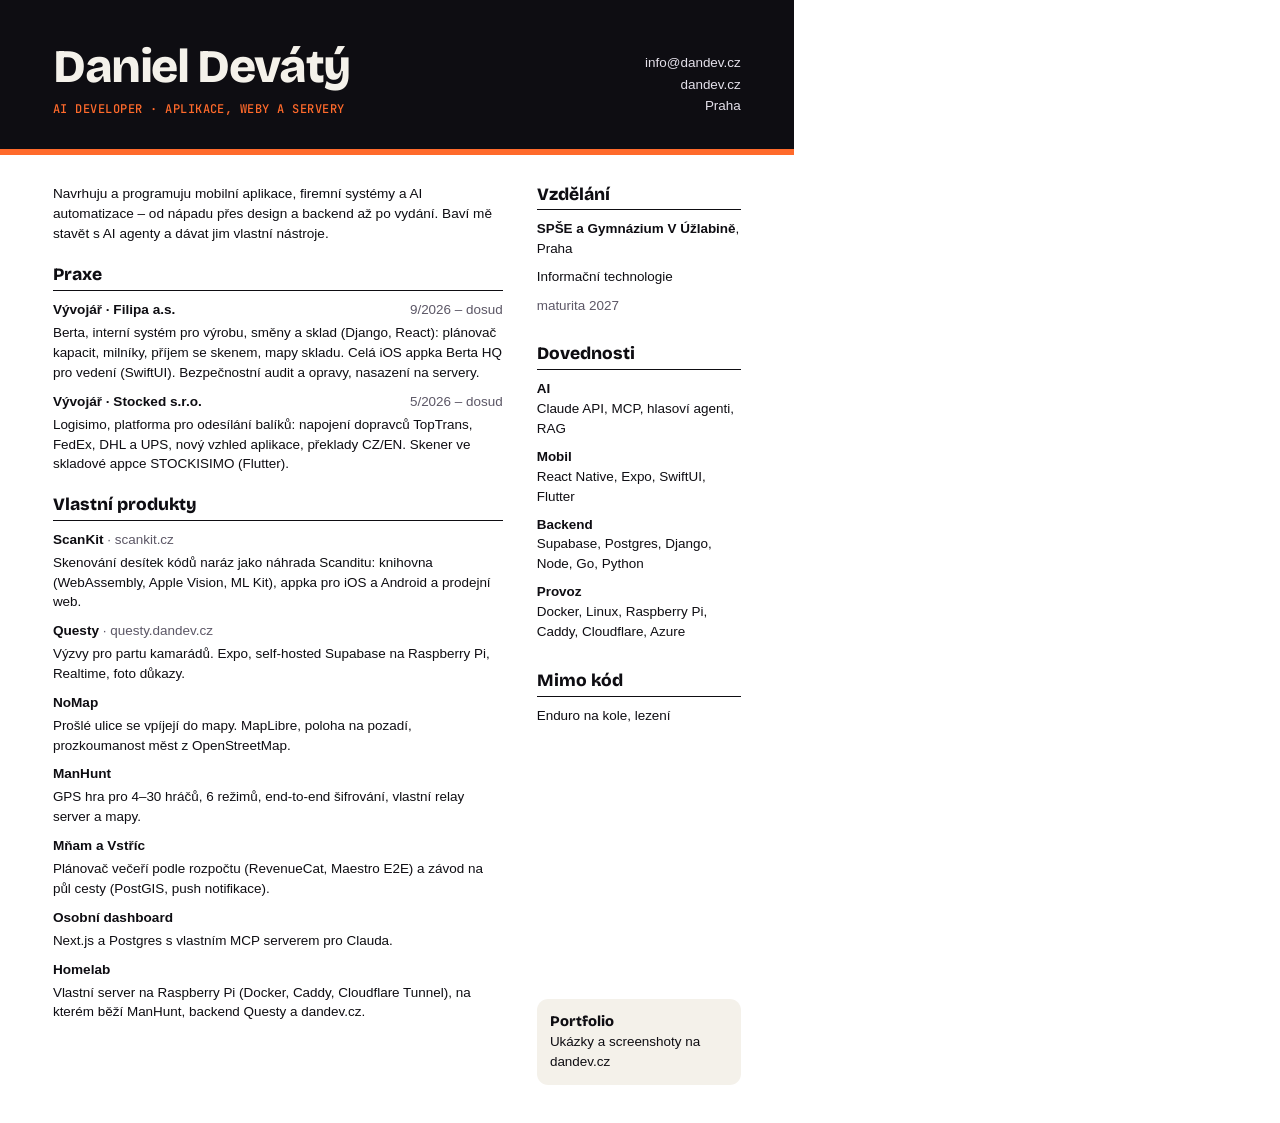
<file: cv-src/cv.html>
<!doctype html>
<html lang="cs" data-lang="cs">
<head>
<meta charset="utf-8">
<title>CV – Daniel Devátý</title>
<style>
@font-face{font-family:"Bricolage";src:url(../fonts/bricolage-800.ttf) format("truetype");font-weight:800}
@font-face{font-family:"JBMono";src:url(../fonts/jetbrains-mono-latin-wght-normal.woff2) format("woff2");font-weight:100 800}
@page{size:A4;margin:0}
html[data-lang="cs"] [lang="en"],html[data-lang="en"] [lang="cs"]{display:none!important}
*{box-sizing:border-box}
body{margin:0;-webkit-print-color-adjust:exact;print-color-adjust:exact}
.page{width:210mm;height:297mm;overflow:hidden;background:#fff;color:#0E0D12;font:10.1pt/1.47 "Helvetica Neue",Arial,sans-serif;display:flex;flex-direction:column}
.head{background:#0E0D12;color:#F4F1EA;padding:12mm 14mm 8.5mm;display:flex;justify-content:space-between;align-items:flex-end;gap:8mm}
h1{margin:0;font:800 35pt/.95 "Bricolage",sans-serif;letter-spacing:-.03em}
.role{margin:3mm 0 0;font:500 9pt "JBMono",monospace;letter-spacing:.04em;color:#FF6A2B;text-transform:uppercase}
.contact{text-align:right;line-height:1.6;color:#E4E0EA}
.contact a{color:#E4E0EA;text-decoration:none}
.bar{height:1.6mm;background:#FF6A2B}
.body{flex:1;padding:7.5mm 14mm 10mm;display:grid;grid-template-columns:minmax(0,1fr) 54mm;gap:9mm}
.col{display:flex;flex-direction:column;gap:5.2mm}
h2{margin:0 0 2.4mm;padding-bottom:1.3mm;border-bottom:1.2pt solid #0E0D12;font:800 13pt "Bricolage",sans-serif}
.item{margin-bottom:2.4mm}
.item:last-child{margin-bottom:0}
.item b{font-size:10.2pt}
.when{float:right;color:#5C5766}
.item p{margin:.8mm 0 0}
.dim{color:#5C5766}
.intro{margin:0;font-size:10.2pt;line-height:1.5}
.side p{margin:0 0 2.2mm}
.box{margin-top:auto;padding:3.5mm;background:#F4F1EA;border-radius:3mm}
.box b{font:800 11pt "Bricolage",sans-serif}
</style>
</head>
<body>
<div class="page">
<div class="head">
<div>
<h1>Daniel Devátý</h1>
<p class="role"><span lang="cs">AI developer · aplikace, weby a servery</span><span lang="en">AI developer · apps, web and servers</span></p>
</div>
<div class="contact">
<div><a href="mailto:info@dandev.cz">info@dandev.cz</a></div>
<div><a href="https://dandev.cz">dandev.cz</a></div>
<div lang="cs">Praha</div><div lang="en">Prague, Czechia</div>
</div>
</div>
<div class="bar"></div>
<div class="body">
<div class="col">
<p class="intro" lang="cs">Navrhuju a programuju mobilní aplikace, firemní systémy a AI automatizace – od nápadu přes design a backend až po vydání. Baví mě stavět s AI agenty a dávat jim vlastní nástroje.</p>
<p class="intro" lang="en">I design and build mobile apps, business systems and AI automations – from the idea through design and backend to release. I love building with AI agents and giving them their own tools.</p>

<div>
<h2 lang="cs">Praxe</h2><h2 lang="en">Experience</h2>
<div class="item"><span class="when"><span lang="cs">9/2026 – dosud</span><span lang="en">9/2026 – present</span></span><b lang="cs">Vývojář · Filipa a.s.</b><b lang="en">Developer · Filipa a.s.</b>
<p lang="cs">Berta, interní systém pro výrobu, směny a sklad (Django, React): plánovač kapacit, milníky, příjem se skenem, mapy skladu. Celá iOS appka Berta HQ pro vedení (SwiftUI). Bezpečnostní audit a opravy, nasazení na servery.</p>
<p lang="en">Berta, the internal system for production, shifts and warehouse (Django, React): capacity planner, milestones, scan-based receiving, warehouse maps. The whole Berta HQ iOS app for management (SwiftUI). Security audit and fixes, server deployments.</p></div>
<div class="item"><span class="when"><span lang="cs">5/2026 – dosud</span><span lang="en">5/2026 – present</span></span><b lang="cs">Vývojář · Stocked s.r.o.</b><b lang="en">Developer · Stocked s.r.o.</b>
<p lang="cs">Logisimo, platforma pro odesílání balíků: napojení dopravců TopTrans, FedEx, DHL a UPS, nový vzhled aplikace, překlady CZ/EN. Skener ve skladové appce STOCKISIMO (Flutter).</p>
<p lang="en">Logisimo, a parcel shipping platform: TopTrans, FedEx, DHL and UPS integrations, app redesign, Czech/English translations. Scanner in the STOCKISIMO warehouse app (Flutter).</p></div>
</div>

<div>
<h2 lang="cs">Vlastní produkty</h2><h2 lang="en">My own products</h2>
<div class="item"><b>ScanKit</b> <span class="dim">· scankit.cz</span>
<p lang="cs">Skenování desítek kódů naráz jako náhrada Scanditu: knihovna (WebAssembly, Apple Vision, ML Kit), appka pro iOS a Android a prodejní web.</p>
<p lang="en">Reading dozens of codes at once, an alternative to Scandit: library (WebAssembly, Apple Vision, ML Kit), iOS and Android app and a sales website.</p></div>
<div class="item"><b>Questy</b> <span class="dim">· questy.dandev.cz</span>
<p lang="cs">Výzvy pro partu kamarádů. Expo, self-hosted Supabase na Raspberry Pi, Realtime, foto důkazy.</p>
<p lang="en">Challenges for groups of friends. Expo, self-hosted Supabase on a Raspberry Pi, Realtime, photo proofs.</p></div>
<div class="item"><b>NoMap</b>
<p lang="cs">Prošlé ulice se vpíjejí do mapy. MapLibre, poloha na pozadí, prozkoumanost měst z OpenStreetMap.</p>
<p lang="en">Streets you walk soak into the map. MapLibre, background location, city coverage from OpenStreetMap.</p></div>
<div class="item"><b>ManHunt</b>
<p lang="cs">GPS hra pro 4–30 hráčů, 6 režimů, end-to-end šifrování, vlastní relay server a mapy.</p>
<p lang="en">GPS game for 4–30 players, 6 modes, end-to-end encryption, own relay server and maps.</p></div>
<div class="item"><b lang="cs">Mňam a Vstříc</b><b lang="en">Mňam and Vstříc</b>
<p lang="cs">Plánovač večeří podle rozpočtu (RevenueCat, Maestro E2E) a závod na půl cesty (PostGIS, push notifikace).</p>
<p lang="en">Budget dinner planner (RevenueCat, Maestro E2E) and a race to meet halfway (PostGIS, push notifications).</p></div>
<div class="item"><b lang="cs">Osobní dashboard</b><b lang="en">Personal dashboard</b>
<p lang="cs">Next.js a Postgres s vlastním MCP serverem pro Clauda.</p>
<p lang="en">Next.js and Postgres with my own MCP server for Claude.</p></div>
<div class="item"><b>Homelab</b>
<p lang="cs">Vlastní server na Raspberry Pi (Docker, Caddy, Cloudflare Tunnel), na kterém běží ManHunt, backend Questy a dandev.cz.</p>
<p lang="en">My own Raspberry Pi server (Docker, Caddy, Cloudflare Tunnel) running ManHunt, the Questy backend and dandev.cz.</p></div>
</div>
</div>

<div class="col side">
<div>
<h2 lang="cs">Vzdělání</h2><h2 lang="en">Education</h2>
<p><b>SPŠE a Gymnázium V Úžlabině</b>, <span lang="cs">Praha</span><span lang="en">Prague</span></p>
<p lang="cs">Informační technologie</p><p lang="en">Information technology</p>
<p class="dim" lang="cs">maturita 2027</p><p class="dim" lang="en">graduating 2027</p>
</div>
<div>
<h2 lang="cs">Dovednosti</h2><h2 lang="en">Skills</h2>
<p><b>AI</b><br><span lang="cs">Claude API, MCP, hlasoví agenti, RAG</span><span lang="en">Claude API, MCP, voice agents, RAG</span></p>
<p><b lang="cs">Mobil</b><b lang="en">Mobile</b><br>React Native, Expo, SwiftUI, Flutter</p>
<p><b>Backend</b><br>Supabase, Postgres, Django, Node, Go, Python</p>
<p><b lang="cs">Provoz</b><b lang="en">Ops</b><br>Docker, Linux, Raspberry Pi, Caddy, Cloudflare, Azure</p>
</div>
<div>
<h2 lang="cs">Mimo kód</h2><h2 lang="en">Outside code</h2>
<p lang="cs">Enduro na kole, lezení</p><p lang="en">Enduro mountain biking, climbing</p>
</div>
<div class="box">
<b>Portfolio</b><br>
<span lang="cs">Ukázky a screenshoty na dandev.cz</span><span lang="en">Screens and demos at dandev.cz</span>
</div>
</div>
</div>
</div>
<script>
var l = new URLSearchParams(location.search).get("lang");
if (l === "en") { document.documentElement.setAttribute("data-lang", "en"); document.documentElement.lang = "en"; document.title = "CV – Daniel Devátý"; }
</script>
</body>
</html>
</file>
